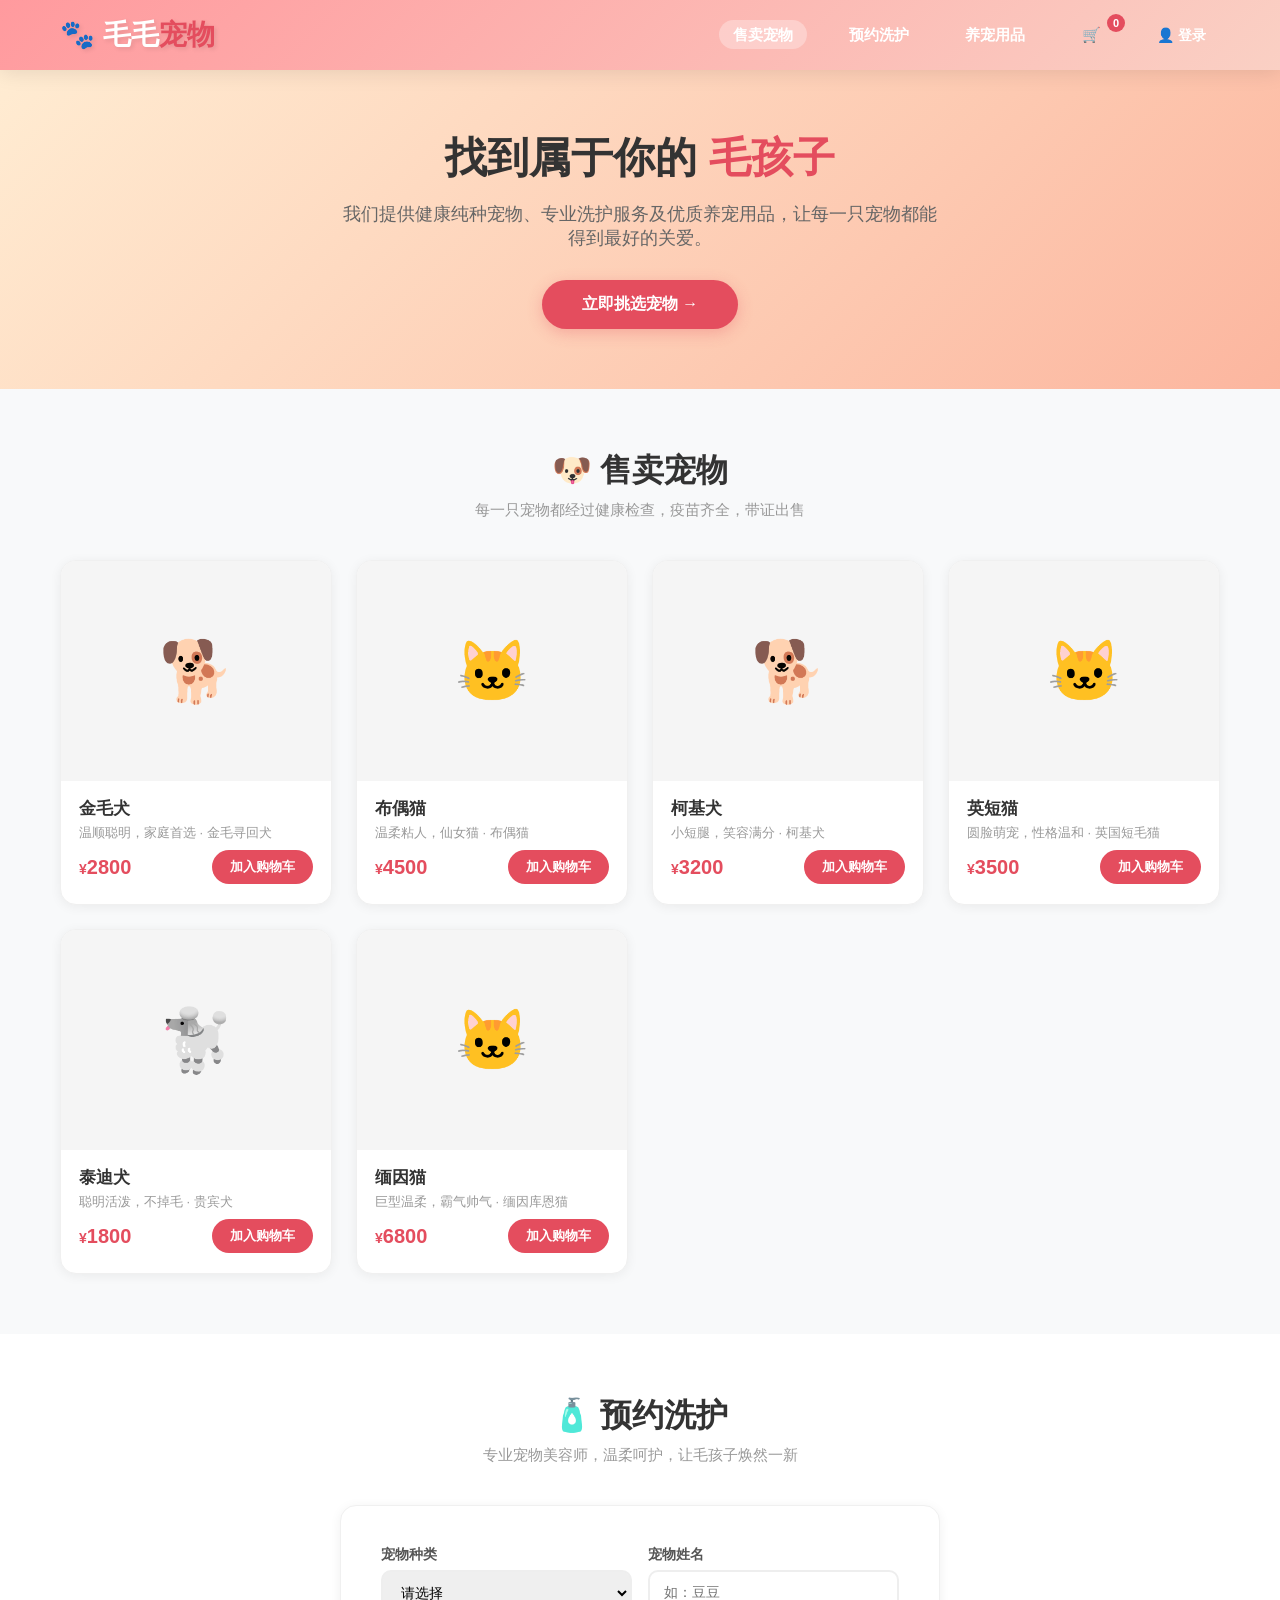
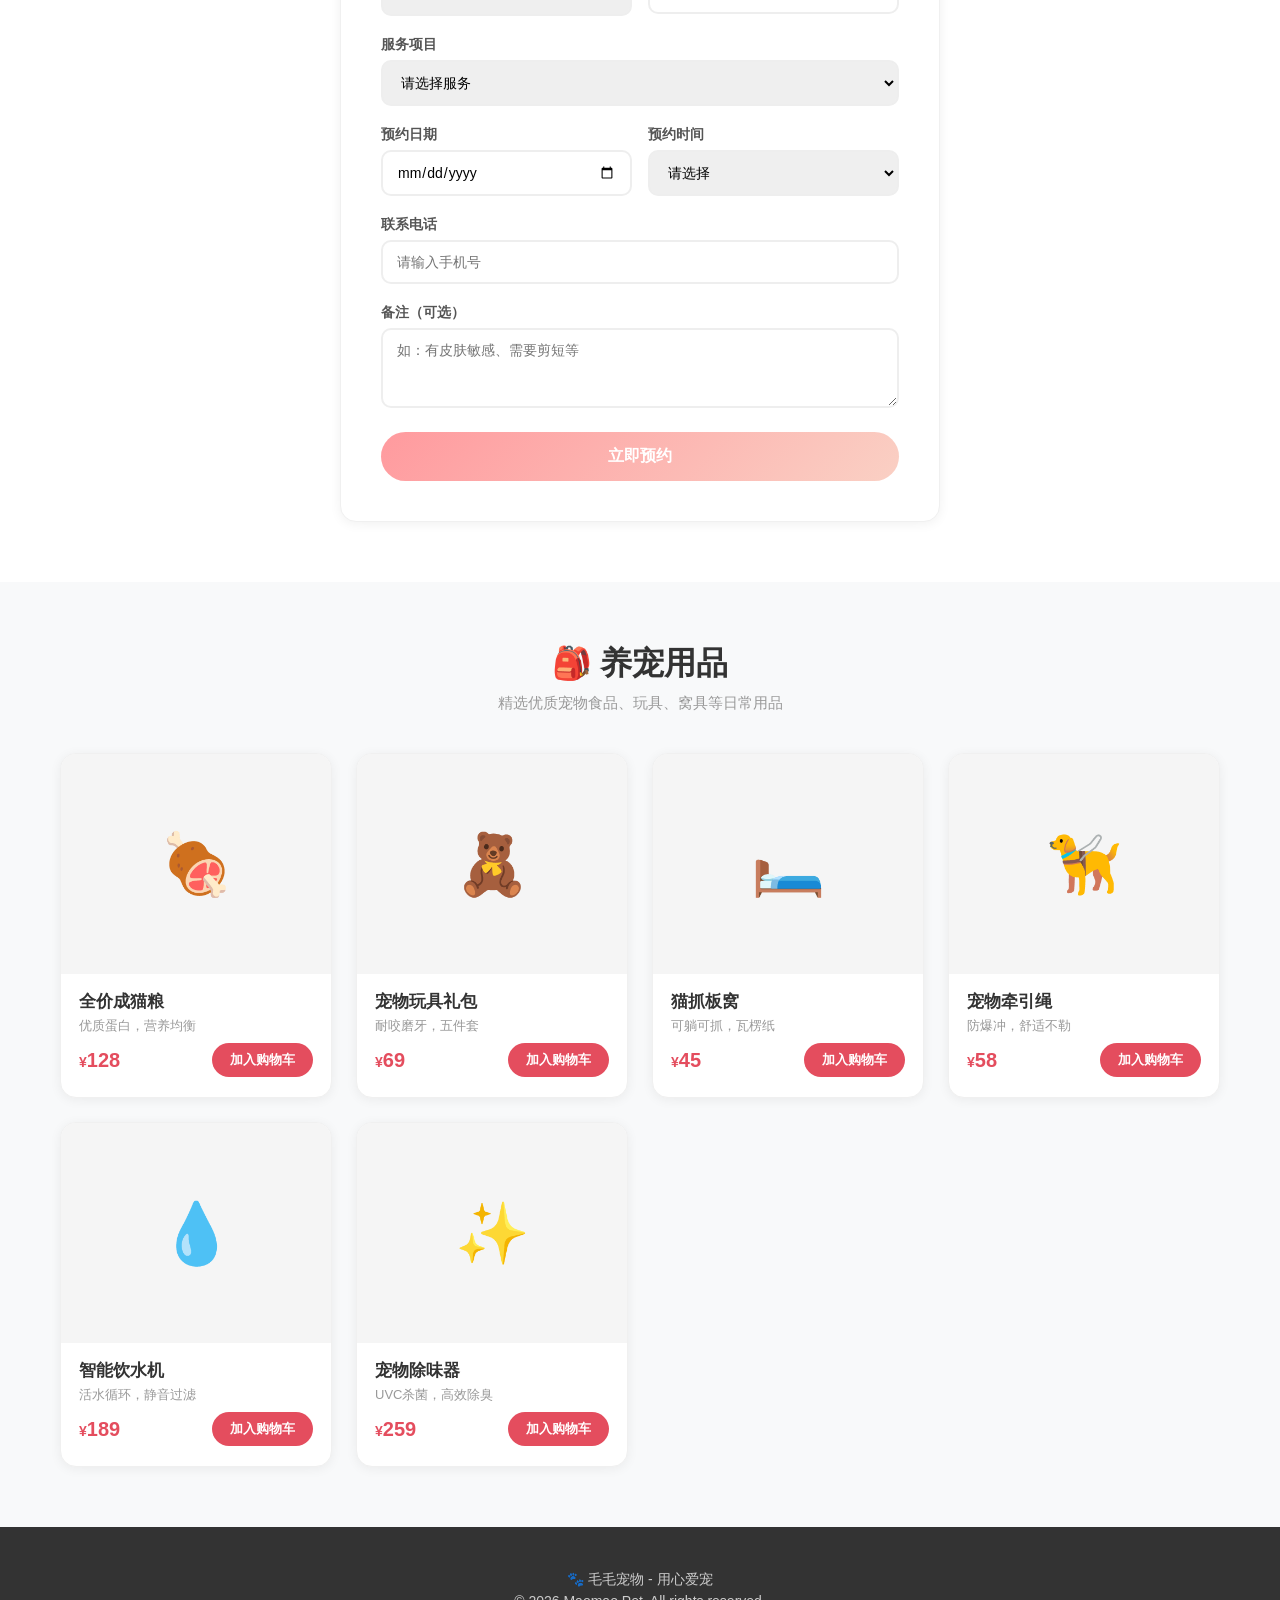
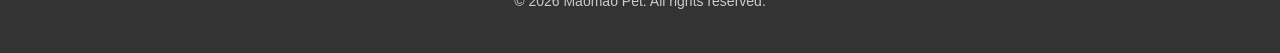
<file: index.html>
<!DOCTYPE html>
<html lang="zh-CN">
<head>
  <meta charset="UTF-8">
  <meta name="viewport" content="width=device-width, initial-scale=1.0">
  <title>毛毛宠物 - 用心爱宠</title>
  <link rel="stylesheet" href="style.css">
</head>
<body>

<!-- Header -->
<header>
  <div class="container">
    <div class="logo">🐾 毛毛<span>宠物</span></div>
    <nav>
      <a href="#pets" class="active">售卖宠物</a>
      <a href="#grooming">预约洗护</a>
      <a href="#supplies">养宠用品</a>
      <a href="#cart" class="cart-btn" onclick="toggleCart()">🛒 <span class="cart-count" id="cartCount">0</span></a>
      <a href="javascript:void(0)" class="auth-link" id="authLink">👤 登录</a>
    </nav>
  </div>
</header>

<!-- Hero -->
<section class="hero">
  <div class="container">
    <h1>找到属于你的 <span>毛孩子</span></h1>
    <p>我们提供健康纯种宠物、专业洗护服务及优质养宠用品，让每一只宠物都能得到最好的关爱。</p>
    <a href="#pets" class="hero-btn">立即挑选宠物 →</a>
  </div>
</section>

<!-- Pets Section -->
<section class="section" id="pets">
  <div class="container">
    <h2 class="section-title">🐶 售卖宠物</h2>
    <p class="section-subtitle">每一只宠物都经过健康检查，疫苗齐全，带证出售</p>
    <div class="grid" id="petGrid"></div>
  </div>
</section>

<!-- Grooming Section -->
<section class="section bg-light" id="grooming">
  <div class="container">
    <h2 class="section-title">🧴 预约洗护</h2>
    <p class="section-subtitle">专业宠物美容师，温柔呵护，让毛孩子焕然一新</p>
    <div class="form-wrapper">
      <form id="groomingForm" onsubmit="submitGrooming(event)">
        <div class="form-row">
          <div class="form-group">
            <label>宠物种类</label>
            <select id="petType" required>
              <option value="">请选择</option>
              <option value="狗">🐕 狗狗</option>
              <option value="猫">🐈 猫咪</option>
              <option value="其他">🐾 其他</option>
            </select>
          </div>
          <div class="form-group">
            <label>宠物姓名</label>
            <input type="text" id="petName" placeholder="如：豆豆" required>
          </div>
        </div>
        <div class="form-group">
          <label>服务项目</label>
          <select id="serviceType" required>
            <option value="">请选择服务</option>
            <option value="基础洗护">基础洗护 ¥88</option>
            <option value="精致美容">精致美容 ¥168</option>
            <option value="剪毛造型">剪毛造型 ¥218</option>
            <option value="SPA护理">SPA护理 ¥298</option>
          </select>
        </div>
        <div class="form-row">
          <div class="form-group">
            <label>预约日期</label>
            <input type="date" id="apptDate" required>
          </div>
          <div class="form-group">
            <label>预约时间</label>
            <select id="apptTime" required>
              <option value="">请选择</option>
              <option value="09:00-10:00">09:00-10:00</option>
              <option value="10:00-11:00">10:00-11:00</option>
              <option value="11:00-12:00">11:00-12:00</option>
              <option value="14:00-15:00">14:00-15:00</option>
              <option value="15:00-16:00">15:00-16:00</option>
              <option value="16:00-17:00">16:00-17:00</option>
            </select>
          </div>
        </div>
        <div class="form-group">
          <label>联系电话</label>
          <input type="tel" id="phone" placeholder="请输入手机号" required>
        </div>
        <div class="form-group">
          <label>备注（可选）</label>
          <textarea id="note" placeholder="如：有皮肤敏感、需要剪短等"></textarea>
        </div>
        <button type="submit" class="submit-btn">立即预约</button>
        <div class="success-msg" id="groomingSuccess">✅ 预约成功！我们会尽快联系您确认。</div>
      </form>
    </div>
  </div>
</section>

<!-- Supplies Section -->
<section class="section" id="supplies">
  <div class="container">
    <h2 class="section-title">🎒 养宠用品</h2>
    <p class="section-subtitle">精选优质宠物食品、玩具、窝具等日常用品</p>
    <div class="grid" id="suppliesGrid"></div>
  </div>
</section>

<!-- Login Modal -->
<div class="modal-overlay" id="loginModal">
  <div class="modal auth-modal">
    <button class="modal-close" onclick="closeModal('loginModal')">&times;</button>
    <h2>👤 登录</h2>
    <form onsubmit="handleLogin(event)">
      <div class="form-group">
        <label>用户名</label>
        <input type="text" id="loginUser" placeholder="请输入用户名" required>
      </div>
      <div class="form-group">
        <label>密码</label>
        <input type="password" id="loginPass" placeholder="请输入密码" required>
      </div>
      <div class="auth-error" id="loginError"></div>
      <button type="submit" class="submit-btn">登录</button>
    </form>
    <p class="auth-switch">还没有账号？<a href="javascript:void(0)" onclick="showRegister()">立即注册</a></p>
  </div>
</div>

<!-- Register Modal -->
<div class="modal-overlay" id="registerModal">
  <div class="modal auth-modal">
    <button class="modal-close" onclick="closeModal('registerModal')">&times;</button>
    <h2>📝 注册</h2>
    <form onsubmit="handleRegister(event)">
      <div class="form-group">
        <label>用户名</label>
        <input type="text" id="regUser" placeholder="请输入用户名" required>
      </div>
      <div class="form-group">
        <label>密码</label>
        <input type="password" id="regPass" placeholder="请输入密码（至少6位）" minlength="6" required>
      </div>
      <div class="form-group">
        <label>确认密码</label>
        <input type="password" id="regConfirm" placeholder="请再次输入密码" required>
      </div>
      <div class="auth-error" id="registerError"></div>
      <button type="submit" class="submit-btn">注册</button>
    </form>
    <p class="auth-switch">已有账号？<a href="javascript:void(0)" onclick="showLogin()">立即登录</a></p>
  </div>
</div>

<!-- Cart Modal -->
<div class="modal-overlay" id="cartModal">
  <div class="modal">
    <button class="modal-close" onclick="toggleCart()">&times;</button>
    <h2>🛒 购物车</h2>
    <div id="cartItems"></div>
    <div class="cart-total">合计：¥<span id="cartTotal">0</span></div>
    <button class="checkout-btn" onclick="checkout()">去结算</button>
  </div>
</div>

<!-- Footer -->
<footer>
  <div class="container">
    <p>🐾 毛毛宠物 - 用心爱宠</p>
    <p>© 2026 Maomao Pet. All rights reserved.</p>
  </div>
</footer>

  <script src="script.js"></script>
</body>
</html>
</file>
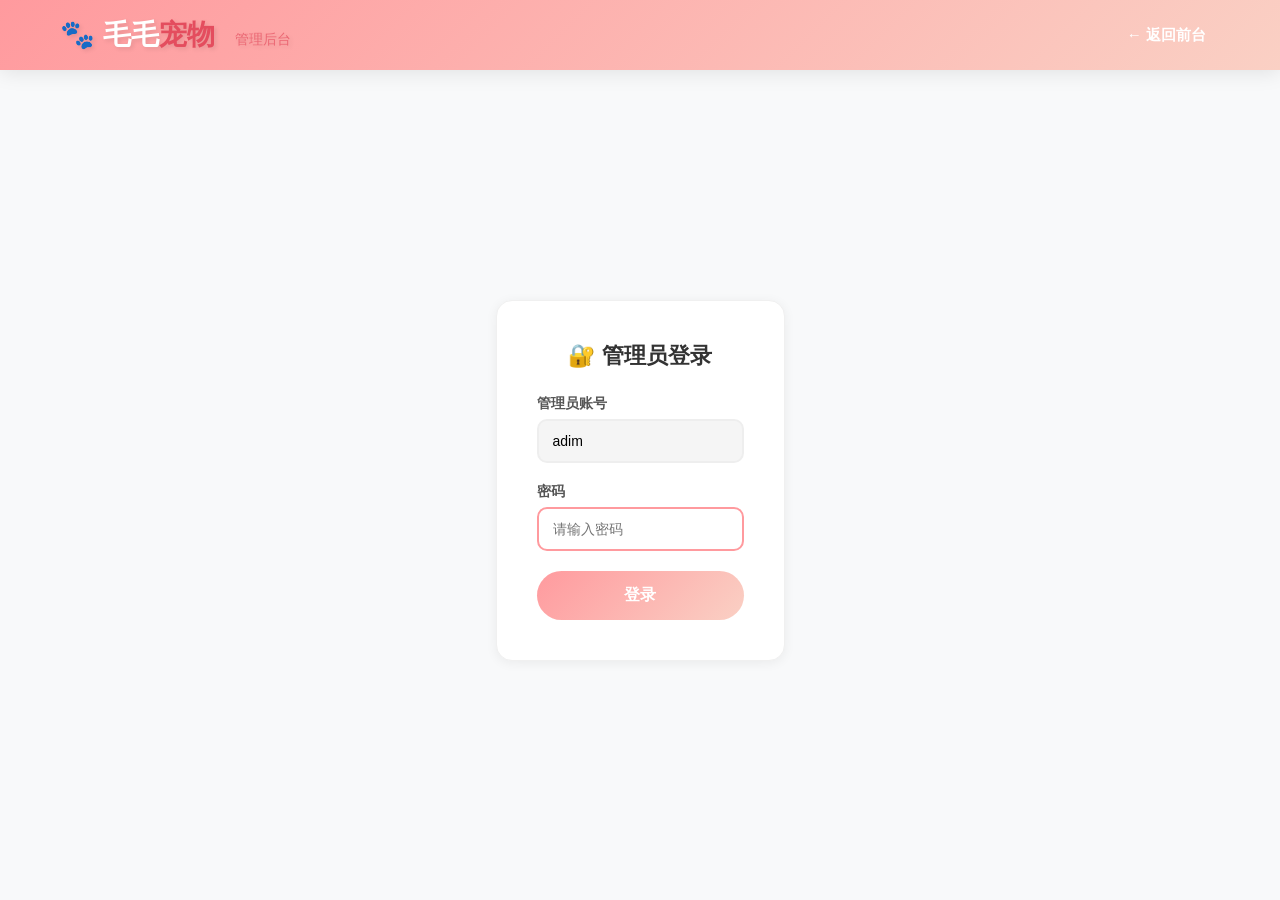
<file: admin.html>
<!DOCTYPE html>
<html lang="zh-CN">
<head>
  <meta charset="UTF-8">
  <meta name="viewport" content="width=device-width, initial-scale=1.0">
  <title>毛毛宠物 - 管理后台</title>
  <link rel="stylesheet" href="style.css">
  <link rel="stylesheet" href="admin.css">
</head>
<body>

<header>
  <div class="container">
    <div class="logo">🐾 毛毛<span>宠物</span> <span style="font-size:14px;font-weight:400;margin-left:12px;opacity:0.7;">管理后台</span></div>
    <nav>
      <a href="index.html">← 返回前台</a>
    </nav>
  </div>
</header>

<!-- Admin Login -->
<section id="adminLoginSection">
  <div class="container">
    <div class="admin-login-box">
      <h2>🔐 管理员登录</h2>
      <form onsubmit="handleAdminLogin(event)">
        <div class="form-group">
          <label>管理员账号</label>
          <input type="text" id="adminUser" value="adim" readonly style="background:#f5f5f5;">
        </div>
        <div class="form-group">
          <label>密码</label>
          <input type="password" id="adminPass" placeholder="请输入密码" required autofocus>
        </div>
        <div class="auth-error" id="adminLoginError"></div>
        <button type="submit" class="submit-btn">登录</button>
      </form>
    </div>
  </div>
</section>

<!-- Admin Panel -->
<section id="adminPanelSection" style="display:none;">
  <div class="container">
    <div class="admin-panel">
      <div class="admin-panel-header">
        <h2>⚙ 管理后台</h2>
        <button class="admin-logout-btn" onclick="adminLogout()">退出管理</button>
      </div>
      <div class="admin-tabs">
        <button class="admin-tab active" onclick="switchAdminTab('users', this)">👥 用户管理</button>
        <button class="admin-tab" onclick="switchAdminTab('orders', this)">📦 订单管理</button>
      </div>

      <div id="adminUsersPanel">
        <div class="user-search-bar">
          <input type="text" id="adminUserSearch" placeholder="搜索用户名..." oninput="handleAdminUserSearch()">
          <button class="submit-btn" style="width:auto;padding:10px 20px;" onclick="handleAdminUserSearch()">搜索</button>
          <button class="submit-btn" style="width:auto;padding:10px 20px;background:#27ae60;" onclick="downloadUsersCSV()">导出 CSV</button>
        </div>
        <div id="adminUserResult"></div>
      </div>

      <div id="adminOrdersPanel" style="display:none;">
        <div class="user-search-bar">
          <input type="text" id="adminOrderSearch" placeholder="搜索用户名或商品..." oninput="handleAdminOrderSearch()">
          <button class="submit-btn" style="width:auto;padding:10px 20px;" onclick="handleAdminOrderSearch()">搜索</button>
        </div>
        <div id="adminOrderResult"></div>
      </div>
    </div>
  </div>
</section>

<script src="admin.js"></script>
</body>
</html>
</file>
<file: style.css>
* { margin: 0; padding: 0; box-sizing: border-box; }
body { font-family: -apple-system, BlinkMacSystemFont, "Segoe UI", Roboto, "Helvetica Neue", Arial, "Microsoft YaHei", sans-serif; color: #333; background: #f8f9fa; }

.container { max-width: 1200px; margin: 0 auto; padding: 0 20px; }

/* Header */
header { background: linear-gradient(135deg, #ff9a9e 0%, #fad0c4 100%); padding: 16px 0; position: sticky; top: 0; z-index: 100; box-shadow: 0 2px 20px rgba(0,0,0,0.1); }
header .container { display: flex; justify-content: space-between; align-items: center; }
.logo { font-size: 28px; font-weight: 800; color: #fff; text-shadow: 2px 2px 4px rgba(0,0,0,0.1); }
.logo span { color: #e44d5e; }
nav a { text-decoration: none; color: #fff; margin-left: 24px; font-weight: 600; font-size: 15px; padding: 6px 14px; border-radius: 20px; transition: all 0.3s; }
nav a:hover, nav a.active { background: rgba(255,255,255,0.3); }
.cart-btn { position: relative; }
.cart-count { position: absolute; top: -6px; right: -6px; background: #e44d5e; color: #fff; font-size: 11px; width: 18px; height: 18px; border-radius: 50%; display: flex; align-items: center; justify-content: center; font-weight: 700; }

/* Hero */
.hero { background: linear-gradient(135deg, #ffecd2 0%, #fcb69f 100%); padding: 60px 0; text-align: center; }
.hero h1 { font-size: 42px; color: #333; margin-bottom: 16px; }
.hero h1 span { color: #e44d5e; }
.hero p { font-size: 18px; color: #666; max-width: 600px; margin: 0 auto 30px; }
.hero-btn { display: inline-block; background: #e44d5e; color: #fff; padding: 14px 40px; border-radius: 30px; text-decoration: none; font-weight: 700; font-size: 16px; transition: all 0.3s; box-shadow: 0 4px 15px rgba(228,77,94,0.3); }
.hero-btn:hover { transform: translateY(-2px); box-shadow: 0 6px 25px rgba(228,77,94,0.4); }

/* Section Titles */
.section { padding: 60px 0; }
.section-title { text-align: center; font-size: 32px; margin-bottom: 8px; color: #333; }
.section-subtitle { text-align: center; color: #999; font-size: 15px; margin-bottom: 40px; }
.bg-light { background: #fff; }

/* Pet / Product Grid */
.grid { display: grid; grid-template-columns: repeat(auto-fill, minmax(260px, 1fr)); gap: 24px; }
.card { background: #fff; border-radius: 16px; overflow: hidden; box-shadow: 0 2px 12px rgba(0,0,0,0.06); transition: all 0.3s; cursor: pointer; border: 1px solid #f0f0f0; }
.card:hover { transform: translateY(-6px); box-shadow: 0 12px 30px rgba(0,0,0,0.1); }
.card-img { width: 100%; height: 220px; object-fit: cover; background: #f5f5f5; display: flex; align-items: center; justify-content: center; font-size: 60px; }
.card-body { padding: 16px 18px 20px; }
.card-title { font-size: 17px; font-weight: 700; margin-bottom: 4px; }
.card-meta { font-size: 13px; color: #999; margin-bottom: 8px; }
.card-footer { display: flex; justify-content: space-between; align-items: center; }
.price { font-size: 20px; font-weight: 800; color: #e44d5e; }
.price::before { content: '¥'; font-size: 14px; }
.add-cart { background: #e44d5e; color: #fff; border: none; padding: 8px 18px; border-radius: 20px; font-size: 13px; cursor: pointer; font-weight: 600; transition: all 0.3s; }
.add-cart:hover { background: #c0394a; transform: scale(1.05); }

/* Grooming Form */
.form-wrapper { max-width: 600px; margin: 0 auto; background: #fff; padding: 40px; border-radius: 16px; box-shadow: 0 2px 12px rgba(0,0,0,0.06); border: 1px solid #f0f0f0; }
.form-group { margin-bottom: 20px; }
.form-group label { display: block; font-weight: 600; margin-bottom: 6px; font-size: 14px; color: #555; }
.form-group input, .form-group select, .form-group textarea { width: 100%; padding: 12px 14px; border: 2px solid #eee; border-radius: 10px; font-size: 14px; transition: all 0.3s; outline: none; font-family: inherit; }
.form-group input:focus, .form-group select:focus, .form-group textarea:focus { border-color: #ff9a9e; }
.form-group textarea { height: 80px; resize: vertical; }
.form-row { display: grid; grid-template-columns: 1fr 1fr; gap: 16px; }
.submit-btn { width: 100%; background: linear-gradient(135deg, #ff9a9e, #fad0c4); color: #fff; border: none; padding: 14px; border-radius: 30px; font-size: 16px; font-weight: 700; cursor: pointer; transition: all 0.3s; }
.submit-btn:hover { transform: translateY(-2px); box-shadow: 0 6px 20px rgba(255,154,158,0.4); }
.success-msg { display: none; text-align: center; padding: 20px; background: #d4edda; color: #155724; border-radius: 10px; margin-top: 16px; font-weight: 600; }

/* Cart Modal */
.modal-overlay { display: none; position: fixed; top: 0; left: 0; width: 100%; height: 100%; background: rgba(0,0,0,0.4); z-index: 200; justify-content: center; align-items: center; }
.modal-overlay.active { display: flex; }
.modal { background: #fff; border-radius: 16px; width: 90%; max-width: 500px; max-height: 80vh; overflow-y: auto; padding: 30px; box-shadow: 0 20px 60px rgba(0,0,0,0.2); }
.modal h2 { margin-bottom: 20px; font-size: 22px; }
.cart-item { display: flex; justify-content: space-between; align-items: center; padding: 12px 0; border-bottom: 1px solid #f0f0f0; }
.cart-item-info { flex: 1; }
.cart-item-name { font-weight: 600; }
.cart-item-price { color: #e44d5e; font-weight: 700; }
.cart-item-qty { display: flex; align-items: center; gap: 8px; }
.cart-item-qty button { width: 28px; height: 28px; border-radius: 50%; border: 1px solid #ddd; background: #fff; cursor: pointer; font-size: 16px; font-weight: 700; display: flex; align-items: center; justify-content: center; }
.cart-item-qty button:hover { background: #f5f5f5; }
.cart-total { text-align: right; font-size: 20px; font-weight: 800; margin: 20px 0; }
.cart-total span { color: #e44d5e; }
.checkout-btn { width: 100%; background: #e44d5e; color: #fff; border: none; padding: 14px; border-radius: 30px; font-size: 16px; font-weight: 700; cursor: pointer; }
.checkout-btn:hover { background: #c0394a; }
.modal-close { float: right; background: none; border: none; font-size: 28px; cursor: pointer; color: #999; line-height: 1; }
.empty-cart { text-align: center; padding: 40px; color: #999; font-size: 16px; }

/* Auth */
.auth-link { font-size: 14px !important; }
.auth-modal form { margin-top: 20px; }
.auth-error { color: #e44d5e; font-size: 13px; margin-bottom: 12px; display: none; }
.auth-switch { text-align: center; margin-top: 20px; font-size: 14px; color: #999; }
.auth-switch a { color: #e44d5e; font-weight: 600; }
.auth-user { display: inline-flex; align-items: center; gap: 6px; }
.auth-logout { background: rgba(255,255,255,0.2); border: 1px solid rgba(255,255,255,0.4); color: #fff; padding: 4px 12px; border-radius: 14px; cursor: pointer; font-size: 12px; font-weight: 600; transition: all 0.3s; }
.auth-logout:hover { background: rgba(255,255,255,0.3); }

/* Footer */

/* Footer */
footer { background: #333; color: #ccc; padding: 40px 0; text-align: center; }
footer p { margin: 4px 0; font-size: 14px; }

/* Responsive */
@media (max-width: 768px) {
  nav a { margin-left: 12px; font-size: 13px; padding: 4px 10px; }
  .hero h1 { font-size: 28px; }
  .form-row { grid-template-columns: 1fr; }
  .form-wrapper { padding: 24px; }
}
</file>
<file: admin.css>
/* Admin Login */
#adminLoginSection { display: flex; align-items: center; min-height: calc(100vh - 80px); }
.admin-login-box { max-width: 420px; margin: 0 auto; background: #fff; padding: 40px; border-radius: 16px; box-shadow: 0 2px 12px rgba(0,0,0,0.06); border: 1px solid #f0f0f0; width: 100%; }
.admin-login-box h2 { text-align: center; margin-bottom: 24px; font-size: 22px; }

/* Admin Panel */
.admin-panel { background: #fff; border-radius: 16px; padding: 30px; box-shadow: 0 2px 12px rgba(0,0,0,0.06); border: 1px solid #f0f0f0; margin: 30px 0; }
.admin-panel-header { display: flex; justify-content: space-between; align-items: center; margin-bottom: 20px; }
.admin-panel-header h2 { margin: 0; }

/* Tabs */
.admin-tabs { display: flex; gap: 8px; border-bottom: 2px solid #f0f0f0; padding-bottom: 12px; margin-bottom: 20px; }
.admin-tab { padding: 8px 18px; border: none; background: #f5f5f5; border-radius: 8px; cursor: pointer; font-size: 14px; font-weight: 600; color: #666; transition: all 0.3s; }
.admin-tab:hover { background: #eee; }
.admin-tab.active { background: #e44d5e; color: #fff; }
.admin-logout-btn { padding: 6px 14px; border: 1px solid #ddd; background: #fff; border-radius: 8px; cursor: pointer; font-size: 13px; color: #999; transition: all 0.3s; }
.admin-logout-btn:hover { border-color: #e44d5e; color: #e44d5e; }

/* Search bar */
.user-search-bar { display: flex; gap: 8px; align-items: center; margin-bottom: 20px; flex-wrap: wrap; }
.user-search-bar input { flex: 1; padding: 10px 14px; border: 2px solid #eee; border-radius: 10px; font-size: 14px; outline: none; min-width: 150px; }
.user-search-bar input:focus { border-color: #ff9a9e; }

/* Table */
.user-table { width: 100%; border-collapse: collapse; font-size: 14px; }
.user-table th, .user-table td { padding: 10px 12px; text-align: left; border-bottom: 1px solid #f0f0f0; }
.user-table th { background: #fafafa; font-weight: 700; color: #555; position: sticky; top: 0; }
.user-table tr:hover td { background: #fff5f5; }
.user-count { text-align: right; font-size: 13px; color: #999; margin-top: 12px; }
.empty-state { text-align: center; padding: 40px; color: #999; font-size: 15px; }

/* Action buttons */
.delete-btn { background: none; border: 1px solid #e44d5e; color: #e44d5e; padding: 4px 12px; border-radius: 6px; cursor: pointer; font-size: 12px; transition: all 0.3s; }
.delete-btn:hover { background: #e44d5e; color: #fff; }
.process-btn { background: none; border: 1px solid #27ae60; color: #27ae60; padding: 4px 12px; border-radius: 6px; cursor: pointer; font-size: 12px; transition: all 0.3s; }
.process-btn:hover { background: #27ae60; color: #fff; }

/* Status tags */
.tag { display: inline-block; padding: 2px 10px; border-radius: 10px; font-size: 11px; font-weight: 600; }
.tag-pending { background: #fff3cd; color: #856404; }
.tag-processed { background: #d4edda; color: #155724; }

/* Order details */
.order-detail { font-size: 13px; color: #666; }
</file>
